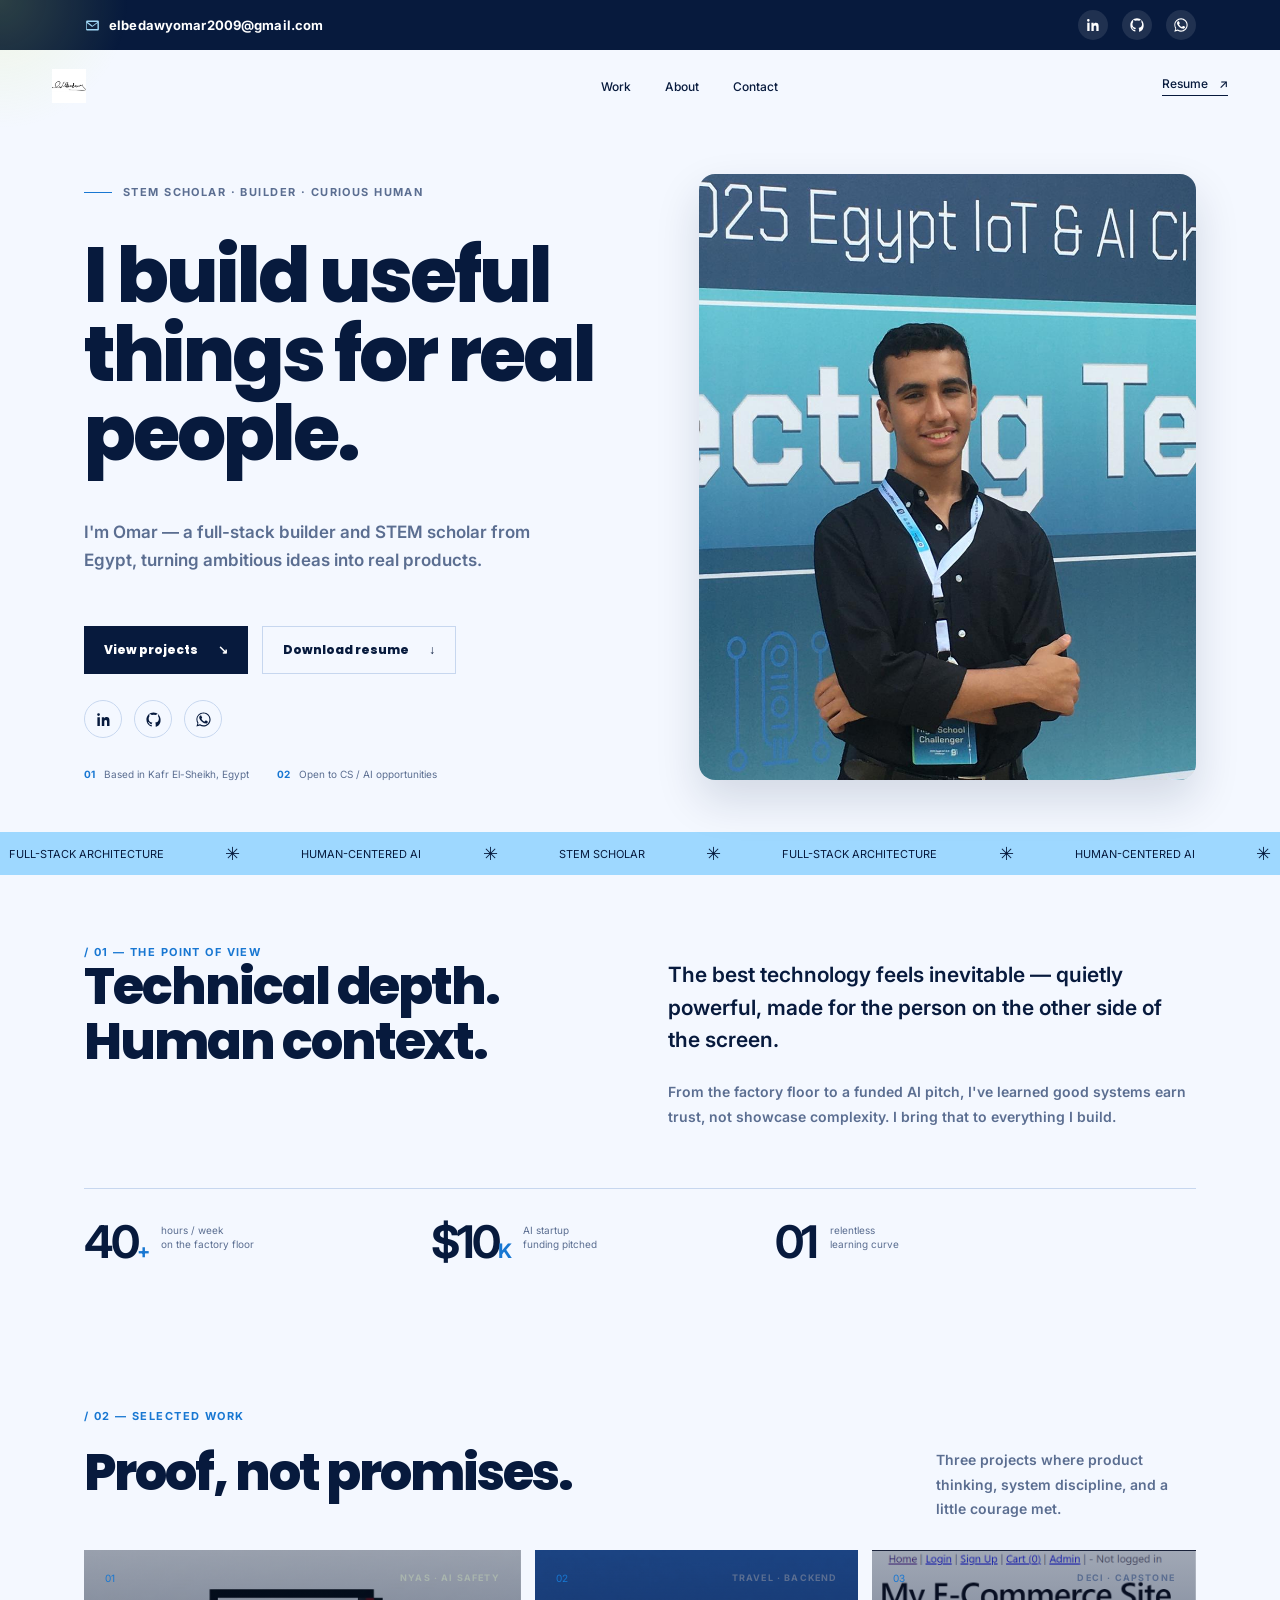
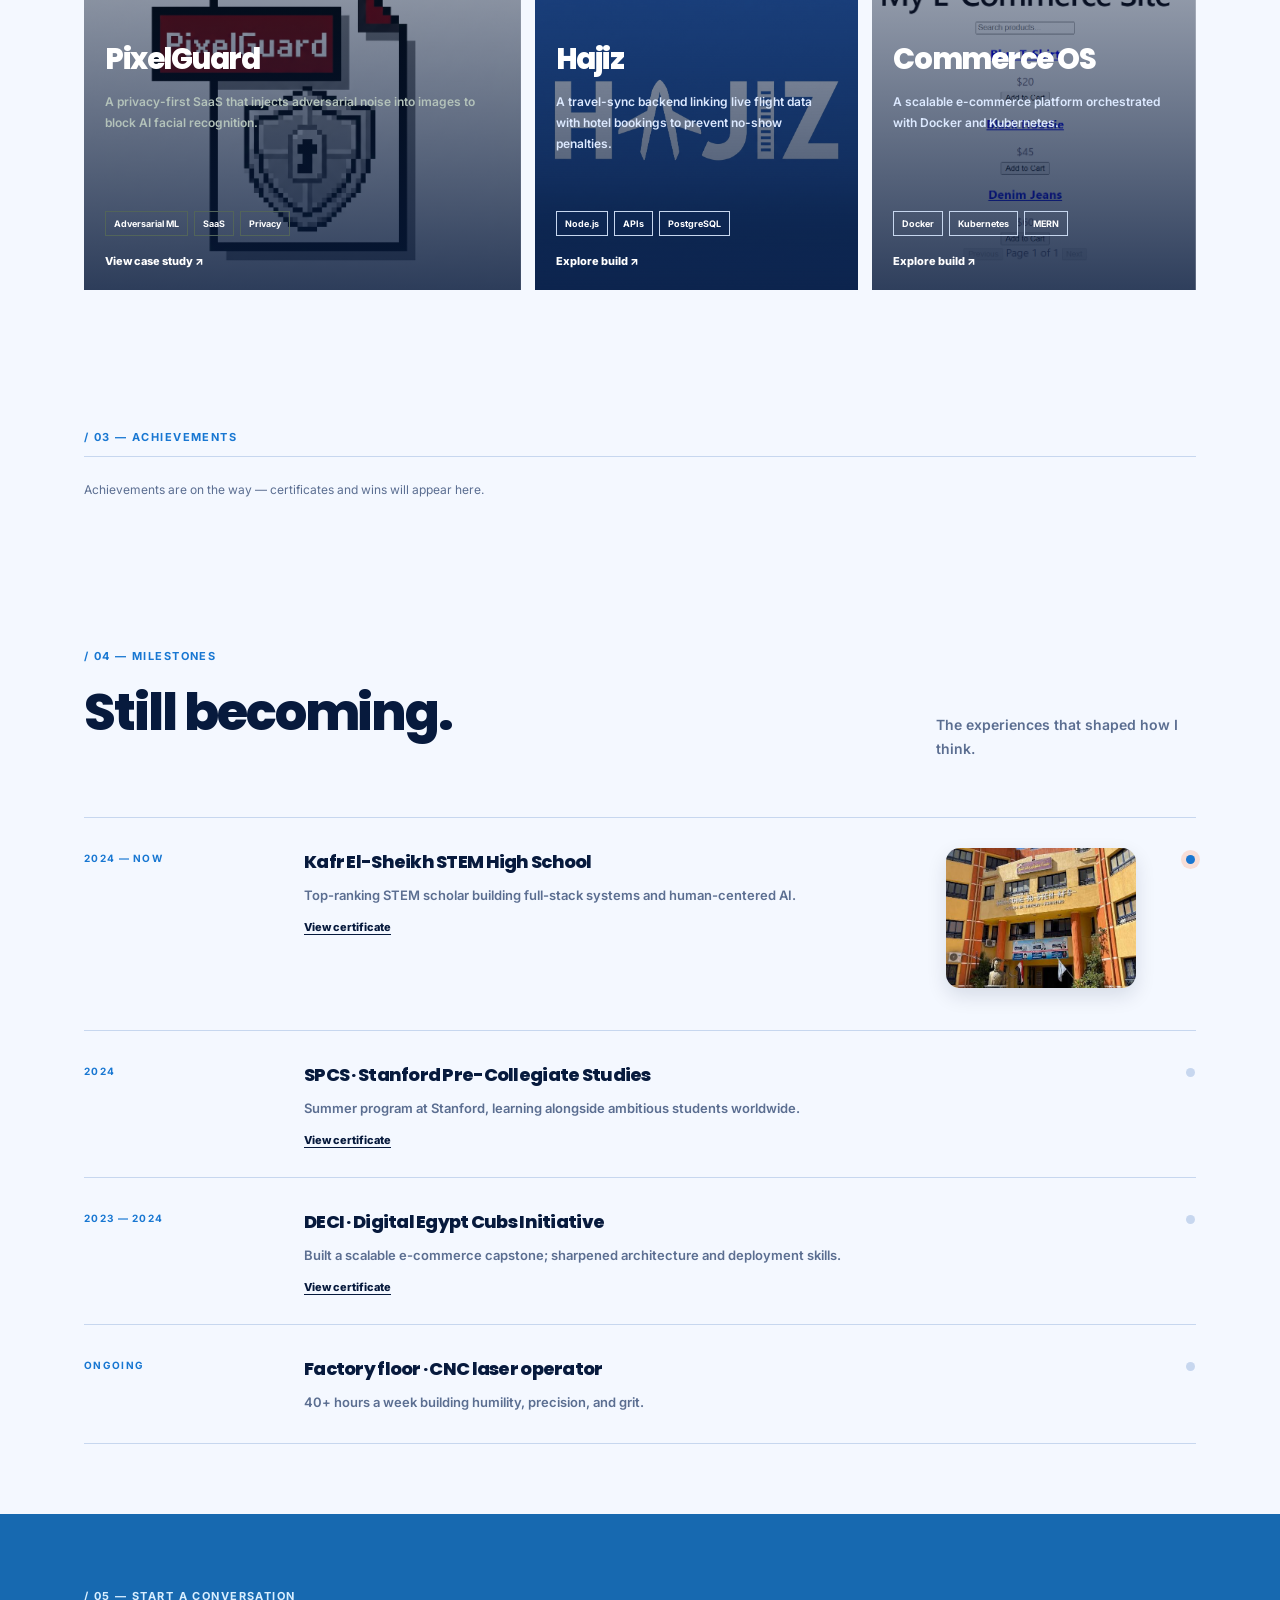
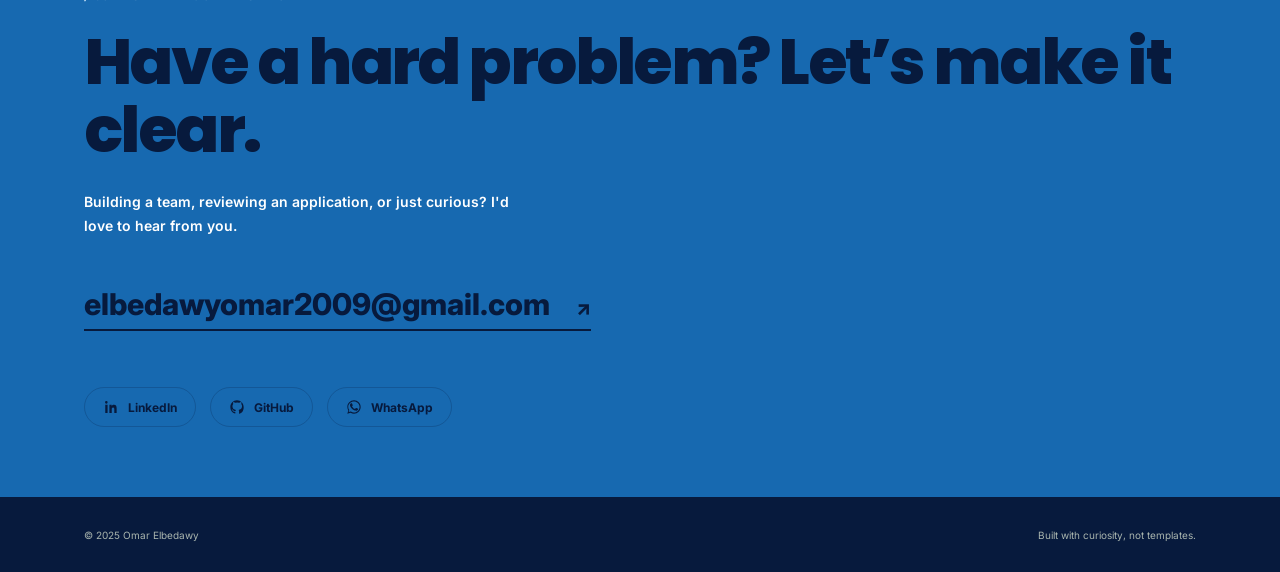
<file: index.html>
<!doctype html>
<html lang="en">
<head>
  <meta charset="utf-8">
  <meta name="viewport" content="width=device-width, initial-scale=1">
  <meta name="description" content="Omar Elbedawy — curious builder creating useful digital experiences.">
  <meta name="author" content="Omar Elbedawy">
  <title>Omar Elbedawy — Curious builder</title>
  <link rel="preconnect" href="https://fonts.googleapis.com">
  <link rel="preconnect" href="https://fonts.gstatic.com" crossorigin>
  <link href="https://fonts.googleapis.com/css2?family=Inter:wght@400;500;600;700;800&family=Poppins:wght@500;600;700;800&display=swap" rel="stylesheet">
  <link rel="icon" type="image/png" href="/favicon/favicon-96x96.png" sizes="96x96">
  <link rel="icon" type="image/svg+xml" href="/favicon/favicon.svg">
  <link rel="shortcut icon" href="/favicon/favicon.ico">
  <link rel="apple-touch-icon" sizes="180x180" href="/favicon/apple-touch-icon.png">
  <link rel="manifest" href="/favicon/site.webmanifest">
  <link rel="stylesheet" href="style.css">
</head>
<body>
  <div class="cursor-glow" aria-hidden="true"></div>

  <div class="top-bar">
    <div class="top-bar-inner section-wrap">
      <a class="top-email" href="mailto:elbedawyomar2009@gmail.com">
        <svg viewBox="0 0 24 24" aria-hidden="true"><path d="M3 6.5A1.5 1.5 0 0 1 4.5 5h15A1.5 1.5 0 0 1 21 6.5v11a1.5 1.5 0 0 1-1.5 1.5h-15A1.5 1.5 0 0 1 3 17.5v-11Zm2.1.5 6.9 5.4 6.9-5.4H5.1ZM19 8.4l-6.53 5.12a1.5 1.5 0 0 1-1.85 0L4 8.4V17h15V8.4Z"/></svg>
        <span id="top-email-text">elbedawyomar2009@gmail.com</span>
      </a>
      <div class="top-socials">
        <a href="https://www.linkedin.com/" target="_blank" rel="noreferrer" aria-label="LinkedIn" data-social="linkedin">
          <svg viewBox="0 0 24 24" aria-hidden="true"><path d="M6.94 5a1.94 1.94 0 1 1-3.88 0 1.94 1.94 0 0 1 3.88 0ZM3.4 8.75h3.47V21H3.4V8.75Zm6.2 0h3.32v1.67h.05c.46-.88 1.6-1.8 3.3-1.8 3.53 0 4.18 2.32 4.18 5.34V21h-3.47v-5.4c0-1.29-.02-2.94-1.79-2.94-1.8 0-2.08 1.4-2.08 2.85V21H9.6V8.75Z"/></svg>
        </a>
        <a href="https://github.com/" target="_blank" rel="noreferrer" aria-label="GitHub" data-social="github">
          <svg viewBox="0 0 24 24" aria-hidden="true"><path d="M12 2C6.48 2 2 6.58 2 12.2c0 4.49 2.87 8.3 6.84 9.64.5.1.68-.22.68-.49 0-.24-.01-1.03-.01-1.87-2.78.51-3.5-.7-3.72-1.34-.13-.33-.68-1.34-1.16-1.62-.4-.22-.97-.75-.01-.76.9-.02 1.54.84 1.76 1.19 1.03 1.75 2.67 1.26 3.32.96.1-.75.4-1.26.72-1.55-2.55-.29-5.23-1.29-5.23-5.73 0-1.27.44-2.3 1.16-3.12-.12-.29-.5-1.48.11-3.08 0 0 .95-.31 3.1 1.19a10.5 10.5 0 0 1 5.64 0c2.15-1.5 3.1-1.19 3.1-1.19.61 1.6.23 2.79.11 3.08.72.82 1.16 1.84 1.16 3.12 0 4.45-2.69 5.44-5.25 5.72.42.37.78 1.08.78 2.18 0 1.58-.01 2.85-.01 3.24 0 .27.18.6.69.49A10.21 10.21 0 0 0 22 12.2C22 6.58 17.52 2 12 2Z"/></svg>
        </a>
        <a href="https://wa.me/201000000000" target="_blank" rel="noreferrer" aria-label="WhatsApp" data-social="whatsapp">
          <svg viewBox="0 0 24 24" aria-hidden="true"><path d="M17.47 14.38c-.3-.15-1.76-.87-2.03-.97-.27-.1-.47-.15-.67.15-.2.3-.77.97-.94 1.17-.17.2-.35.22-.65.07-.3-.15-1.25-.46-2.38-1.47-.88-.78-1.47-1.75-1.65-2.05-.17-.3-.02-.46.13-.61.13-.13.3-.35.45-.52.15-.17.2-.3.3-.5.1-.2.05-.37-.02-.52-.07-.15-.67-1.62-.92-2.22-.24-.58-.49-.5-.67-.51-.17-.01-.37-.01-.57-.01-.2 0-.52.07-.79.37-.27.3-1.04 1.02-1.04 2.48 0 1.46 1.07 2.87 1.22 3.07.15.2 2.1 3.2 5.08 4.49.71.31 1.26.49 1.69.62.71.23 1.36.2 1.87.12.57-.09 1.76-.72 2.01-1.41.25-.7.25-1.29.17-1.41-.07-.12-.27-.2-.57-.35ZM12.02 2C6.5 2 2 6.48 2 12c0 1.9.53 3.68 1.44 5.2L2 22l4.94-1.4A9.96 9.96 0 0 0 12.02 22C17.55 22 22 17.52 22 12S17.55 2 12.02 2Zm0 18.18c-1.72 0-3.32-.5-4.68-1.35l-.34-.2-2.93.84.83-2.86-.22-.35a8.16 8.16 0 0 1-1.28-4.36c0-4.53 3.7-8.2 8.62-8.2 4.6 0 8.34 3.67 8.34 8.2 0 4.53-3.74 8.28-8.34 8.28Z"/></svg>
        </a>
      </div>
    </div>
  </div>

  <header class="site-header">
    <a class="brand" href="#top" aria-label="Omar Elbedawy home"><img id="studio-trigger" class="brand-mark" src="/favicon/web-app-manifest-512x512.png" alt="Omar Elbedawy" title=""></a>
    <nav class="desktop-nav" aria-label="Primary navigation">
      <a href="#work">Work</a><a href="#about">About</a><a href="#contact">Contact</a>
    </nav>
    <a class="header-cta" href="Omar Elbedawy_Resume_Cambria_A4.pdf" download>Resume <span>↗</span></a>
    <button class="menu-toggle" aria-label="Open navigation" aria-expanded="false">☰</button>
  </header>

  <main id="top">
    <section class="hero" id="hero-section">
      <div class="hero-grid section-wrap">
        <div class="hero-copy reveal">
          <p class="eyebrow"><i></i> STEM scholar · builder · curious human</p>
          <h1 id="hero-title">I build useful things for real people.</h1>
          <p class="hero-intro" id="hero-intro">I'm Omar — a full-stack builder and STEM scholar from Egypt, turning ambitious ideas into real products.</p>
          <div class="hero-actions"><a class="button button-primary" href="#work">View projects <span>↘</span></a><a class="button button-ghost" href="Omar Elbedawy_Resume_Cambria_A4.pdf" download>Download resume <span>↓</span></a></div>
          <div class="hero-socials">
            <a href="https://www.linkedin.com/" target="_blank" rel="noreferrer" aria-label="LinkedIn" data-social="linkedin">
              <svg viewBox="0 0 24 24" aria-hidden="true"><path d="M6.94 5a1.94 1.94 0 1 1-3.88 0 1.94 1.94 0 0 1 3.88 0ZM3.4 8.75h3.47V21H3.4V8.75Zm6.2 0h3.32v1.67h.05c.46-.88 1.6-1.8 3.3-1.8 3.53 0 4.18 2.32 4.18 5.34V21h-3.47v-5.4c0-1.29-.02-2.94-1.79-2.94-1.8 0-2.08 1.4-2.08 2.85V21H9.6V8.75Z"/></svg>
              <span>LinkedIn</span>
            </a>
            <a href="https://github.com/" target="_blank" rel="noreferrer" aria-label="GitHub" data-social="github">
              <svg viewBox="0 0 24 24" aria-hidden="true"><path d="M12 2C6.48 2 2 6.58 2 12.2c0 4.49 2.87 8.3 6.84 9.64.5.1.68-.22.68-.49 0-.24-.01-1.03-.01-1.87-2.78.51-3.5-.7-3.72-1.34-.13-.33-.68-1.34-1.16-1.62-.4-.22-.97-.75-.01-.76.9-.02 1.54.84 1.76 1.19 1.03 1.75 2.67 1.26 3.32.96.1-.75.4-1.26.72-1.55-2.55-.29-5.23-1.29-5.23-5.73 0-1.27.44-2.3 1.16-3.12-.12-.29-.5-1.48.11-3.08 0 0 .95-.31 3.1 1.19a10.5 10.5 0 0 1 5.64 0c2.15-1.5 3.1-1.19 3.1-1.19.61 1.6.23 2.79.11 3.08.72.82 1.16 1.84 1.16 3.12 0 4.45-2.69 5.44-5.25 5.72.42.37.78 1.08.78 2.18 0 1.58-.01 2.85-.01 3.24 0 .27.18.6.69.49A10.21 10.21 0 0 0 22 12.2C22 6.58 17.52 2 12 2Z"/></svg>
              <span>GitHub</span>
            </a>
            <a href="https://wa.me/201000000000" target="_blank" rel="noreferrer" aria-label="WhatsApp" data-social="whatsapp">
              <svg viewBox="0 0 24 24" aria-hidden="true"><path d="M17.47 14.38c-.3-.15-1.76-.87-2.03-.97-.27-.1-.47-.15-.67.15-.2.3-.77.97-.94 1.17-.17.2-.35.22-.65.07-.3-.15-1.25-.46-2.38-1.47-.88-.78-1.47-1.75-1.65-2.05-.17-.3-.02-.46.13-.61.13-.13.3-.35.45-.52.15-.17.2-.3.3-.5.1-.2.05-.37-.02-.52-.07-.15-.67-1.62-.92-2.22-.24-.58-.49-.5-.67-.51-.17-.01-.37-.01-.57-.01-.2 0-.52.07-.79.37-.27.3-1.04 1.02-1.04 2.48 0 1.46 1.07 2.87 1.22 3.07.15.2 2.1 3.2 5.08 4.49.71.31 1.26.49 1.69.62.71.23 1.36.2 1.87.12.57-.09 1.76-.72 2.01-1.41.25-.7.25-1.29.17-1.41-.07-.12-.27-.2-.57-.35ZM12.02 2C6.5 2 2 6.48 2 12c0 1.9.53 3.68 1.44 5.2L2 22l4.94-1.4A9.96 9.96 0 0 0 12.02 22C17.55 22 22 17.52 22 12S17.55 2 12.02 2Zm0 18.18c-1.72 0-3.32-.5-4.68-1.35l-.34-.2-2.93.84.83-2.86-.22-.35a8.16 8.16 0 0 1-1.28-4.36c0-4.53 3.7-8.2 8.62-8.2 4.6 0 8.34 3.67 8.34 8.2 0 4.53-3.74 8.28-8.34 8.28Z"/></svg>
              <span>WhatsApp</span>
            </a>
          </div>
          <div class="hero-meta"><span><b>01</b> Based in Kafr El-Sheikh, Egypt</span><span><b>02</b> Open to CS / AI opportunities</span></div>
        </div>
        <div class="hero-photo" aria-hidden="true"></div>
      </div>
    </section>

    <section class="marquee" aria-label="Specialties"><div class="marquee-track"><span>FULL-STACK ARCHITECTURE</span><b>✳</b><span>HUMAN-CENTERED AI</span><b>✳</b><span>STEM SCHOLAR</span><b>✳</b><span>FULL-STACK ARCHITECTURE</span><b>✳</b><span>HUMAN-CENTERED AI</span><b>✳</b></div></section>

    <section class="section-wrap intro-section" id="about">
      <div class="section-label">/ 01 — The point of view</div>
      <div class="intro-layout"><h2 id="about-title">Technical depth. Human context.</h2><div><p class="large-copy" id="about-lead">The best technology feels inevitable — quietly powerful, made for the person on the other side of the screen.</p><p class="muted-copy" id="about-copy">From the factory floor to a funded AI pitch, I've learned good systems earn trust, not showcase complexity. I bring that to everything I build.</p></div></div>
      <div class="stats-row"><div><strong>40<span>+</span></strong><small>hours / week<br>on the factory floor</small></div><div><strong>$10<span>K</span></strong><small>AI startup<br>funding pitched</small></div><div><strong>01</strong><small>relentless<br>learning curve</small></div></div>
    </section>

    <section class="section-wrap work-section" id="work">
      <div class="section-heading"><div><div class="section-label">/ 02 — Selected work</div><h2>Proof, not promises.</h2></div><p>Three projects where product thinking, system discipline, and a little courage met.</p></div>
      <div class="projects">
        <article class="project-card project-featured" data-project="0"><div class="project-top"><span class="project-number">01</span><span class="project-type">NYAS · AI SAFETY</span></div><h3>PixelGuard</h3><p>A privacy-first SaaS that injects adversarial noise into images to block AI facial recognition.</p><div class="project-bottom"><div class="tags"></div><a class="project-link" target="_blank" rel="noreferrer">View case study ↗</a></div></article>
        <article class="project-card" data-project="1"><div class="project-top"><span class="project-number">02</span><span class="project-type">TRAVEL · BACKEND</span></div><h3>Hajiz</h3><p>A travel-sync backend linking live flight data with hotel bookings to prevent no-show penalties.</p><div class="project-bottom"><div class="tags"></div><a class="project-link" target="_blank" rel="noreferrer">Explore build ↗</a></div></article>
        <article class="project-card" data-project="2"><div class="project-top"><span class="project-number">03</span><span class="project-type">DECI · CAPSTONE</span></div><h3>Commerce OS</h3><p>A scalable e-commerce platform orchestrated with Docker and Kubernetes.</p><div class="project-bottom"><div class="tags"></div><a class="project-link" target="_blank" rel="noreferrer">Explore build ↗</a></div></article>
      </div>
    </section>

    <section class="section-wrap additions-section" id="achievements"><div class="section-label">/ 03 — Achievements</div><div id="dynamic-content"></div></section>

    <section class="section-wrap journey-section" id="journey"><div class="section-heading"><div><div class="section-label">/ 04 — Milestones</div><h2 id="journey-title">Still becoming.</h2></div><p id="journey-intro">The experiences that shaped how I think.</p></div><div class="timeline" id="timeline"></div></section>

    <section class="contact-section" id="contact"><div class="contact-inner section-wrap"><div class="section-label">/ 05 — Start a conversation</div><h2>Have a hard problem? Let’s make it clear.</h2><p>Building a team, reviewing an application, or just curious? I'd love to hear from you.</p><a class="email-link" href="mailto:elbedawyomar2009@gmail.com">elbedawyomar2009@gmail.com <span>↗</span></a>
      <div class="socials">
        <a href="https://www.linkedin.com/" target="_blank" rel="noreferrer" aria-label="LinkedIn" data-social="linkedin">
          <svg viewBox="0 0 24 24" aria-hidden="true"><path d="M6.94 5a1.94 1.94 0 1 1-3.88 0 1.94 1.94 0 0 1 3.88 0ZM3.4 8.75h3.47V21H3.4V8.75Zm6.2 0h3.32v1.67h.05c.46-.88 1.6-1.8 3.3-1.8 3.53 0 4.18 2.32 4.18 5.34V21h-3.47v-5.4c0-1.29-.02-2.94-1.79-2.94-1.8 0-2.08 1.4-2.08 2.85V21H9.6V8.75Z"/></svg>
          <span>LinkedIn</span>
        </a>
        <a href="https://github.com/" target="_blank" rel="noreferrer" aria-label="GitHub" data-social="github">
          <svg viewBox="0 0 24 24" aria-hidden="true"><path d="M12 2C6.48 2 2 6.58 2 12.2c0 4.49 2.87 8.3 6.84 9.64.5.1.68-.22.68-.49 0-.24-.01-1.03-.01-1.87-2.78.51-3.5-.7-3.72-1.34-.13-.33-.68-1.34-1.16-1.62-.4-.22-.97-.75-.01-.76.9-.02 1.54.84 1.76 1.19 1.03 1.75 2.67 1.26 3.32.96.1-.75.4-1.26.72-1.55-2.55-.29-5.23-1.29-5.23-5.73 0-1.27.44-2.3 1.16-3.12-.12-.29-.5-1.48.11-3.08 0 0 .95-.31 3.1 1.19a10.5 10.5 0 0 1 5.64 0c2.15-1.5 3.1-1.19 3.1-1.19.61 1.6.23 2.79.11 3.08.72.82 1.16 1.84 1.16 3.12 0 4.45-2.69 5.44-5.25 5.72.42.37.78 1.08.78 2.18 0 1.58-.01 2.85-.01 3.24 0 .27.18.6.69.49A10.21 10.21 0 0 0 22 12.2C22 6.58 17.52 2 12 2Z"/></svg>
          <span>GitHub</span>
        </a>
        <a href="https://wa.me/201000000000" target="_blank" rel="noreferrer" aria-label="WhatsApp" data-social="whatsapp">
          <svg viewBox="0 0 24 24" aria-hidden="true"><path d="M17.47 14.38c-.3-.15-1.76-.87-2.03-.97-.27-.1-.47-.15-.67.15-.2.3-.77.97-.94 1.17-.17.2-.35.22-.65.07-.3-.15-1.25-.46-2.38-1.47-.88-.78-1.47-1.75-1.65-2.05-.17-.3-.02-.46.13-.61.13-.13.3-.35.45-.52.15-.17.2-.3.3-.5.1-.2.05-.37-.02-.52-.07-.15-.67-1.62-.92-2.22-.24-.58-.49-.5-.67-.51-.17-.01-.37-.01-.57-.01-.2 0-.52.07-.79.37-.27.3-1.04 1.02-1.04 2.48 0 1.46 1.07 2.87 1.22 3.07.15.2 2.1 3.2 5.08 4.49.71.31 1.26.49 1.69.62.71.23 1.36.2 1.87.12.57-.09 1.76-.72 2.01-1.41.25-.7.25-1.29.17-1.41-.07-.12-.27-.2-.57-.35ZM12.02 2C6.5 2 2 6.48 2 12c0 1.9.53 3.68 1.44 5.2L2 22l4.94-1.4A9.96 9.96 0 0 0 12.02 22C17.55 22 22 17.52 22 12S17.55 2 12.02 2Zm0 18.18c-1.72 0-3.32-.5-4.68-1.35l-.34-.2-2.93.84.83-2.86-.22-.35a8.16 8.16 0 0 1-1.28-4.36c0-4.53 3.7-8.2 8.62-8.2 4.6 0 8.34 3.67 8.34 8.2 0 4.53-3.74 8.28-8.34 8.28Z"/></svg>
          <span>WhatsApp</span>
        </a>
      </div>
    </div></section>
  </main>
  <footer><div class="section-wrap footer-inner"><span>© 2025 Omar Elbedawy</span><span>Built with curiosity, not templates.</span></div></footer>

  <div class="lightbox" id="lightbox" hidden>
    <div class="lightbox-backdrop" data-close></div>
    <div class="lightbox-panel">
      <button type="button" class="lightbox-close" data-close aria-label="Close">✕</button>
      <div class="lightbox-body" id="lightbox-body"></div>
    </div>
  </div>

  <script src="app.js"></script>
</body>
</html>
</file>
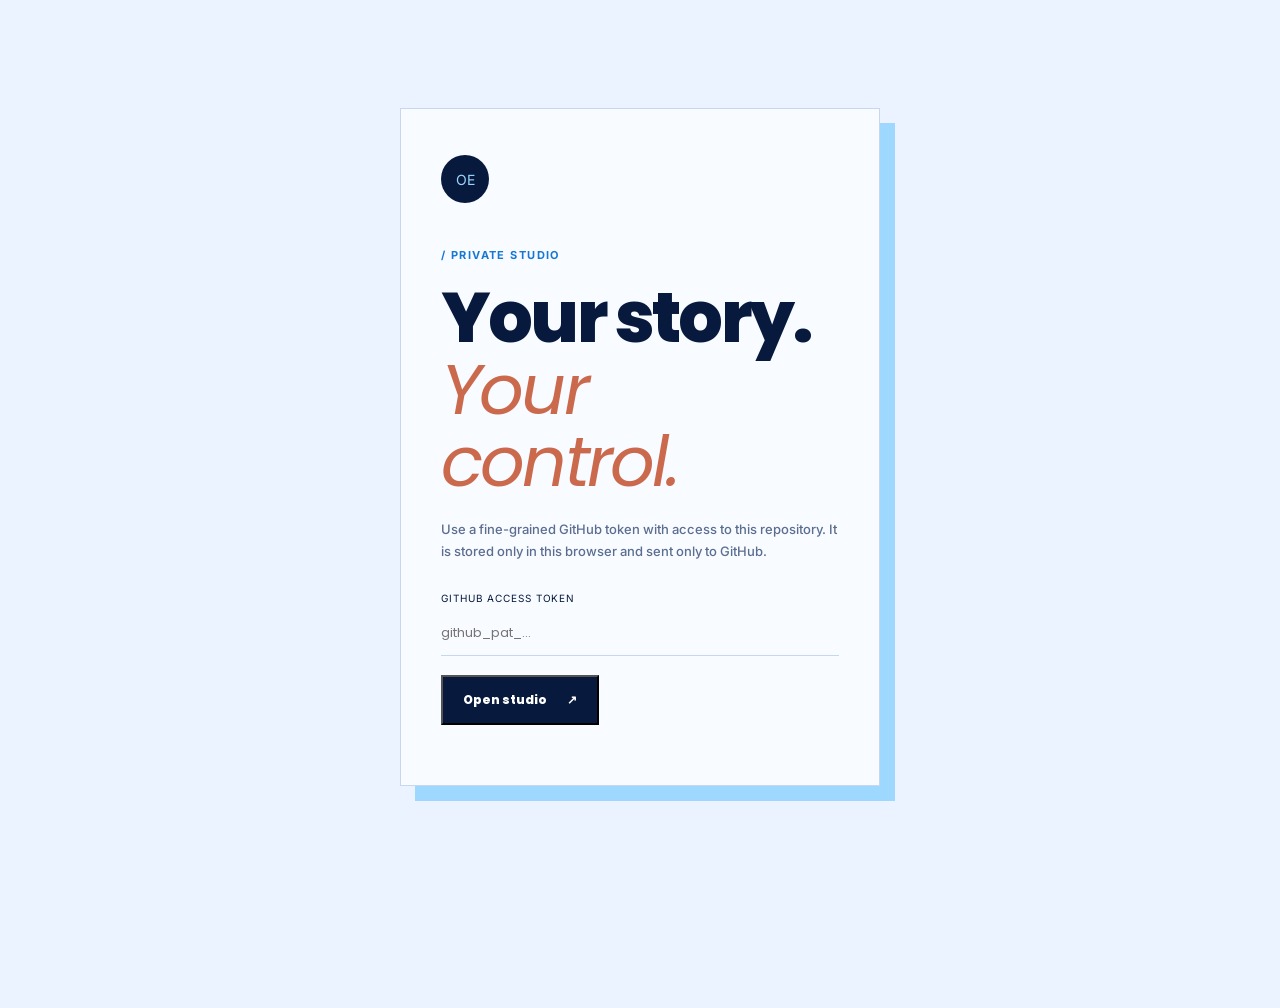
<file: admin.html>
<!doctype html>
<html lang="en">
<head><meta charset="utf-8"><meta name="viewport" content="width=device-width,initial-scale=1"><title>Omar Elbedawy — Studio</title><link rel="preconnect" href="https://fonts.googleapis.com"><link rel="preconnect" href="https://fonts.gstatic.com" crossorigin><link href="https://fonts.googleapis.com/css2?family=Inter:wght@400;500;600;700&family=Poppins:wght@500;600;700;800&display=swap" rel="stylesheet"><link rel="icon" type="image/png" href="/favicon/favicon-96x96.png" sizes="96x96"><link rel="icon" type="image/svg+xml" href="/favicon/favicon.svg"><link rel="shortcut icon" href="/favicon/favicon.ico"><link rel="apple-touch-icon" sizes="180x180" href="/favicon/apple-touch-icon.png"><link rel="manifest" href="/favicon/site.webmanifest"><link rel="stylesheet" href="style.css"><link rel="stylesheet" href="admin.css"></head>
<body class="admin-body">
  <main id="login" class="login-card"><span class="brand-mark">OE</span><div class="section-label">/ PRIVATE STUDIO</div><h1>Your story.<br><em>Your control.</em></h1><p>Use a fine-grained GitHub token with access to this repository. It is stored only in this browser and sent only to GitHub.</p><form id="login-form"><label>GitHub access token<input id="token" type="password" required autocomplete="off" placeholder="github_pat_…"></label><button class="button button-primary" type="submit">Open studio <span>↗</span></button><small id="login-status"></small></form></main>
  <div id="dashboard" hidden><header class="studio-header"><a class="brand" href="/"><span>OE</span><b>Omar Elbedawy · Studio</b></a><div><span class="save-state" id="save-state">Draft not published</span><button id="logout" class="text-button">Lock studio</button></div></header><main class="studio-main"><div class="studio-intro"><div><div class="section-label">/ CONTENT CONTROL</div><h1>Make it <em>yours.</em></h1></div><p>Edit with fields, preview instantly, then publish globally when it feels right.</p></div>
    <form id="content-form">
      <section class="editor-section"><div class="editor-heading"><span>01</span><div><h2>Hero</h2><p>The first impression.</p></div></div><div class="field-grid"><label>Headline<textarea name="hero-title" rows="2"></textarea></label><label>Introduction<textarea name="hero-intro" rows="4"></textarea></label><label class="file-picker"><input id="hero-file" type="file" accept="image/*"><span id="hero-file-label">Upload hero photo</span></label><label class="file-picker"><input id="brand-file" type="file" accept="image/*"><span id="brand-file-label">Upload navbar signature / logo</span></label></div></section>
      <section class="editor-section"><div class="editor-heading"><span>02</span><div><h2>About</h2><p>Your point of view.</p></div></div><div class="field-grid"><label>Heading<textarea name="about-title" rows="2"></textarea></label><label>Lead<textarea name="about-lead" rows="3"></textarea></label><label class="full">Body<textarea name="about-copy" rows="4"></textarea></label></div></section>
      <section class="editor-section"><div class="editor-heading"><span>03</span><div><h2>Selected work</h2><p>Edit every project card, including its public link and image.</p></div></div><div id="project-editors"></div></section>
      <section class="editor-section"><div class="editor-heading"><span>04</span><div><h2>Roadmap</h2><p>Your journey, in chapters.</p></div></div><label>Section heading<input name="journey-title"></label><label>Section introduction<textarea name="journey-intro" rows="2"></textarea></label><div id="journey-editors"></div><button type="button" id="add-journey" class="outline-button">+ Add roadmap chapter</button></section>
      <section class="editor-section"><div class="editor-heading"><span>05</span><div><h2>Visibility</h2><p>Choose what is public.</p></div></div><div class="toggle-grid"><label><input type="checkbox" data-visible="about"><span>About</span></label><label><input type="checkbox" data-visible="work"><span>Work</span></label><label><input type="checkbox" data-visible="journey"><span>Roadmap</span></label><label><input type="checkbox" data-visible="archive"><span>Achievements</span></label><label><input type="checkbox" data-visible="contact"><span>Contact</span></label></div></section>
      <section class="editor-section"><div class="editor-heading"><span>06</span><div><h2>Contact</h2><p>Where opportunities find you.</p></div></div><div class="field-grid"><label>Email<input name="contact"></label><label>LinkedIn<input name="linkedin"></label><label>GitHub<input name="github"></label><label>WhatsApp<input name="whatsapp"></label></div></section>
      <section class="editor-section"><div class="editor-heading"><span>07</span><div><h2>Milestones & photos</h2><p>Upload certificates, achievements, photos, and other files directly to the repository.</p></div></div><div class="upload-row"><label>Title<input id="file-title" placeholder="Stanford program certificate"></label><label>Short note<input id="file-description" placeholder="A summer that widened my view"></label><label class="file-picker"><input id="file" type="file"><span id="file-label">Choose image, PDF, video, or any file</span></label><button type="button" id="add-file" class="outline-button">Upload milestone</button></div><div id="archive-editors"></div></section>
      <div class="bottom-actions"><button class="button button-primary" type="submit">Publish changes globally <span>↗</span></button><a class="outline-button" href="/" target="_blank">Preview public site ↗</a></div>
    </form></main></div><script src="admin.js"></script>
</body></html>
</file>
<file: style.css>
:root{--ink:#071a3d;--muted:#5b6e91;--paper:#f4f8ff;--cream:#e7f0ff;--line:#c7d7ef;--lime:#9ed8ff;--orange:#1877d2;--serif:Georgia,serif;--mono:"DM Mono",monospace}*{box-sizing:border-box}html{scroll-behavior:smooth}body{margin:0;background:var(--paper);color:var(--ink);font-family:Poppins,Arial,sans-serif;overflow-x:hidden}.cursor-glow{width:280px;height:280px;position:fixed;pointer-events:none;background:radial-gradient(circle,rgba(217,241,109,.18),transparent 65%);transform:translate(-50%,-50%);z-index:0}.site-header{height:84px;display:flex;align-items:center;justify-content:space-between;max-width:1240px;margin:auto;padding:0 32px;position:relative;z-index:5}.brand{display:flex;align-items:center;gap:12px;text-decoration:none;color:var(--ink);font-size:14px;font-weight:600}.brand span{background:var(--ink);color:var(--lime);width:33px;height:33px;display:grid;place-items:center;font:500 11px var(--mono);border-radius:50%}.desktop-nav{display:flex;gap:34px;margin-left:130px}.desktop-nav a,.header-cta,.socials a,footer a{color:var(--ink);font-size:12px;text-decoration:none}.desktop-nav a:hover,.socials a:hover,footer a:hover{color:#c45d40}.header-cta{border-bottom:1px solid var(--ink);padding-bottom:4px}.header-cta span{margin-left:8px}.menu-toggle{display:none;border:0;background:none;font-size:20px}.section-wrap{max-width:1176px;margin:0 auto;padding-left:32px;padding-right:32px}.hero{min-height:670px;display:grid;grid-template-columns:1fr 1fr;align-items:center;gap:50px;padding-top:75px;padding-bottom:90px;position:relative}.eyebrow,.section-label,.project-type,.timeline-date{font:11px var(--mono);letter-spacing:.13em;text-transform:uppercase}.eyebrow{display:flex;align-items:center;gap:11px}.eyebrow i{display:block;width:28px;height:1px;background:var(--orange)}h1{font-size:clamp(48px,6vw,83px);line-height:1.03;letter-spacing:-.065em;margin:26px 0 28px;font-weight:700}h1 em,h2 em{font-family:var(--serif);font-weight:400;color:#cb694d}.hero-intro{max-width:490px;font-size:16px;line-height:1.8;color:var(--muted)}.hero-actions{display:flex;gap:14px;margin-top:35px}.button{padding:14px 20px;text-decoration:none;font-size:12px;font-weight:600;display:inline-flex;align-items:center;gap:20px;transition:.25s}.button-primary{background:var(--ink);color:white}.button-primary:hover{background:var(--orange);transform:translateY(-3px)}.button-ghost{color:var(--ink);border:1px solid var(--line)}.button-ghost:hover{border-color:var(--ink);transform:translateY(-3px)}.hero-meta{display:flex;gap:28px;margin-top:55px;color:var(--muted);font:10px var(--mono)}.hero-meta b{color:var(--orange);margin-right:6px}.hero-art{height:475px;position:relative;display:grid;place-items:center}.art-grid{position:absolute;width:100%;height:100%;background-image:linear-gradient(var(--line) 1px,transparent 1px),linear-gradient(90deg,var(--line) 1px,transparent 1px);background-size:50px 50px;mask-image:linear-gradient(to bottom,transparent,black 20%,black 75%,transparent)}.portrait-card{width:280px;height:365px;background:linear-gradient(135deg,#e9f078,#b4d4ad);position:relative;overflow:hidden;display:flex;align-items:center;justify-content:center;box-shadow:20px 20px 0 #dae3d5;transform:rotate(4deg)}.portrait-card:after{content:"";width:220px;height:330px;border:1px solid rgba(23,35,31,.3);border-radius:50% 48% 45% 53%;position:absolute;transform:rotate(-15deg);background:radial-gradient(ellipse at 55% 32%,#e87150 0 11%,transparent 12%),radial-gradient(ellipse at 47% 55%,#486c54 0 25%,transparent 26%),linear-gradient(145deg,transparent 30%,rgba(255,255,255,.3) 31% 35%,transparent 36%)}.portrait-mark{font-size:210px;line-height:1;font-weight:800;color:rgba(23,35,31,.8);position:absolute;left:23px;bottom:10px;z-index:1}.portrait-caption{position:absolute;right:20px;top:25px;font:10px/1.4 var(--mono);z-index:2}.portrait-index{position:absolute;bottom:17px;right:20px;font:9px var(--mono);z-index:2}.orbit{position:absolute;border:1px solid var(--orange);border-radius:50%;width:440px;height:150px;transform:rotate(-28deg)}.orbit-two{width:360px;height:120px;transform:rotate(60deg);border-color:var(--ink);opacity:.35}.floating-note{position:absolute;background:var(--ink);color:white;padding:12px 15px;font:10px/1.5 var(--mono);box-shadow:7px 7px 0 var(--lime)}.floating-note small{color:var(--lime)}.note-top{top:70px;left:0}.note-bottom{bottom:65px;right:0;transform:rotate(-5deg)}.marquee{background:var(--lime);padding:16px 0;overflow:hidden;white-space:nowrap}.marquee-track{display:flex;align-items:center;justify-content:space-around;gap:44px;min-width:max-content;animation:marquee 25s linear infinite;font:11px var(--mono)}.marquee b{font-size:18px;font-weight:400}@keyframes marquee{to{transform:translateX(-25%)}}.section-label{color:var(--orange)}h2{font-size:clamp(36px,4vw,60px);line-height:1.07;letter-spacing:-.055em;margin:22px 0;font-weight:600}.intro-section{padding-top:140px;padding-bottom:120px}.intro-layout{display:grid;grid-template-columns:1fr 1fr;gap:100px}.intro-layout h2{margin-top:0}.large-copy{font-size:21px;line-height:1.55;margin:0 0 23px}.muted-copy,.section-heading>p{color:var(--muted);line-height:1.75;font-size:14px}.stats-row{display:flex;border-top:1px solid var(--line);margin-top:86px;padding-top:25px;gap:16%;}.stats-row>div{display:flex;gap:14px;align-items:flex-start}.stats-row strong{font-size:45px;letter-spacing:-.07em}.stats-row strong span{font-size:20px;color:var(--orange)}.stats-row small{font:10px/1.4 var(--mono);color:var(--muted);margin-top:9px}.work-section{padding-top:100px;padding-bottom:140px}.section-heading{display:flex;justify-content:space-between;align-items:end;margin-bottom:48px}.section-heading>p{max-width:260px;margin:0}.projects{display:grid;grid-template-columns:1.35fr 1fr 1fr;gap:14px}.project-card{background:var(--cream);min-height:370px;padding:27px 25px;display:flex;flex-direction:column;transition:transform .3s,background .3s}.project-card:hover{transform:translateY(-8px);background:#e3ebd8}.project-featured{background:var(--ink);color:white}.project-featured:hover{background:#283b32}.project-top{display:flex;justify-content:space-between;align-items:center;font:10px var(--mono)}.project-number{color:var(--orange)}.project-type{color:var(--muted);font-size:9px}.project-featured .project-type{color:#a9b5ae}.project-card h3{font-size:30px;letter-spacing:-.05em;margin:90px 0 13px}.project-card h3 span:last-child{font-size:20px;float:right;color:var(--orange)}.project-card h3 .arabic{font-size:22px;font-weight:400;font-family:serif;margin-left:8px}.project-card p{font-size:12px;color:var(--muted);line-height:1.75;margin:0}.project-featured p{color:#b3c2ba}.project-bottom{margin-top:auto;padding-top:27px}.tags{display:flex;gap:6px;flex-wrap:wrap}.tags span{font:9px var(--mono);border:1px solid var(--line);padding:6px 8px}.project-featured .tags span{border-color:#52645a}.project-arrow{display:block;margin-top:20px;font:10px var(--mono)}.stack-section{padding-bottom:150px}.stack-layout{display:grid;grid-template-columns:1fr 1fr;gap:100px;margin-top:40px}.stack-layout h2{margin-top:0}.stack-group{border-top:1px solid var(--line);padding-top:20px;margin-bottom:42px}.stack-group h3{font-size:14px;font-weight:500;margin:0 0 20px;display:flex;justify-content:space-between}.stack-group h3 span{font:10px var(--mono);color:var(--orange)}.skill-list{display:flex;flex-wrap:wrap;gap:8px}.skill-list span{font-size:12px;padding:10px 13px;border:1px solid var(--line);transition:.2s}.skill-list span:hover{background:var(--lime);border-color:var(--lime);transform:rotate(-2deg)}.journey-section{padding-bottom:150px}.timeline{margin-top:55px;border-top:1px solid var(--line)}.timeline-item{display:grid;grid-template-columns:170px 1fr 10px;gap:50px;padding:30px 0;border-bottom:1px solid var(--line);position:relative}.timeline-date{padding-top:4px;color:var(--orange);font-size:10px}.timeline-item h3{font-size:18px;margin:0 0 9px}.timeline-item p{color:var(--muted);font-size:13px;line-height:1.7;margin:0;max-width:650px}.timeline-dot{width:9px;height:9px;border-radius:50%;background:var(--line);margin-top:7px}.current .timeline-dot{background:var(--orange);box-shadow:0 0 0 5px #f7ded7}.additions-section{padding-bottom:120px}.dynamic-empty{border-top:1px solid var(--line);padding-top:25px;color:var(--muted);font:12px var(--mono)}.dynamic-grid{display:grid;grid-template-columns:repeat(3,1fr);gap:14px;margin-top:25px}.dynamic-card{border:1px solid var(--line);padding:22px;background:#fff}.dynamic-card img{width:100%;height:170px;object-fit:cover;margin:-22px -22px 18px;width:calc(100% + 44px)}.dynamic-card h3{font-size:16px;margin:0 0 8px}.dynamic-card p{font-size:12px;color:var(--muted);line-height:1.6}.contact-section{background:var(--orange);color:#fff}.contact-inner{padding-top:110px;padding-bottom:100px}.contact-inner .section-label{color:#ffe0d5}.contact-inner h2{font-size:clamp(48px,6vw,85px);margin:25px 0;color:var(--ink)}.contact-inner h2 em{color:#fff}.contact-inner>p{max-width:430px;line-height:1.7;font-size:14px}.email-link{display:inline-block;color:var(--ink);font-size:clamp(18px,2.4vw,30px);font-weight:600;text-decoration:none;border-bottom:2px solid var(--ink);padding-bottom:7px;margin-top:35px}.email-link span{font-size:20px;margin-left:20px}.socials{display:flex;gap:30px;margin-top:80px}.socials a{font:11px var(--mono);color:var(--ink)}footer{background:var(--ink);color:#a9b5ae}.footer-inner{height:75px;display:flex;align-items:center;justify-content:space-between;font:10px var(--mono)}footer a{color:var(--lime);font:10px var(--mono)}.reveal{animation:rise .8s ease both}.reveal-delay{animation-delay:.2s}@keyframes rise{from{opacity:0;transform:translateY(24px)}to{opacity:1;transform:none}}@media(max-width:800px){.desktop-nav,.header-cta{display:none}.menu-toggle{display:block}.site-header{height:70px;padding:0 20px}.section-wrap{padding-left:20px;padding-right:20px}.hero{display:block;padding-top:55px;min-height:auto}.hero-art{height:420px;margin-top:40px}.hero-meta{gap:15px;flex-direction:column;margin-top:35px}.intro-section,.work-section,.stack-section,.journey-section{padding-top:85px;padding-bottom:90px}.intro-layout,.stack-layout{grid-template-columns:1fr;gap:30px}.stats-row{gap:20px;margin-top:50px;justify-content:space-between}.stats-row>div{display:block}.stats-row strong{font-size:35px;display:block}.stats-row small{display:block}.section-heading{display:block}.section-heading>p{margin-top:20px}.projects{grid-template-columns:1fr}.project-card{min-height:330px}.project-card h3{margin-top:70px}.timeline-item{grid-template-columns:90px 1fr 8px;gap:15px}.timeline-item h3{font-size:15px}.dynamic-grid{grid-template-columns:1fr}.contact-inner{padding-top:80px;padding-bottom:70px}.socials{margin-top:55px;gap:17px}.footer-inner{height:auto;padding-top:25px;padding-bottom:25px;gap:15px;flex-wrap:wrap}.floating-note{font-size:9px}.note-top{left:-5px}.portrait-card{width:245px;height:330px}}
:root{--ink:#071a3d;--muted:#5b6e91;--paper:#f4f8ff;--cream:#e7f0ff;--line:#c7d7ef;--lime:#9ed8ff;--orange:#1877d2;--serif:Georgia,serif;--mono:"DM Mono",monospace}
.hero{isolation:isolate}.hero:before{content:"";position:absolute;inset:0 0 0 50%;z-index:-1;background:linear-gradient(90deg,var(--paper) 0%,rgba(244,248,255,.82) 28%,rgba(244,248,255,.18)),var(--hero-image);background-position:center;background-size:cover;opacity:.45;pointer-events:none}
.portrait-card{background:linear-gradient(135deg,#bde8ff,#4e8ed8);box-shadow:20px 20px 0 #c8dcf5}.floating-note{box-shadow:7px 7px 0 var(--lime)}.marquee{background:var(--lime)}.contact-section{background:#1769b0}.contact-inner .section-label{color:#d9efff}
:root{--mono:"Inter",Arial,sans-serif;--serif:"Poppins",Arial,sans-serif}
body{font-family:"Inter",Arial,sans-serif}.brand,h1,h2,h3,.button{font-family:"Poppins",Arial,sans-serif}.site-header{height:72px}.hero{min-height:540px;padding-top:36px;padding-bottom:52px;grid-template-columns:1.08fr .92fr}.hero-copy{max-width:570px}.hero-intro{font-size:15px;line-height:1.65}.hero-meta{margin-top:30px}.hero-art{height:390px}.portrait-card{width:250px;height:320px}.portrait-card img{position:absolute;inset:0;width:100%;height:100%;object-fit:cover;z-index:2;opacity:.92;mix-blend-mode:multiply}.portrait-card img[hidden]{display:none}.portrait-card:after{z-index:3}.portrait-mark,.portrait-caption,.portrait-index{z-index:4}.floating-note{font-family:"Inter",Arial,sans-serif}.marquee{padding:11px 0}.intro-section,.work-section,.stack-section,.journey-section,.additions-section{padding-top:70px;padding-bottom:70px}.intro-layout{gap:55px}.stats-row{margin-top:45px}.work-section{padding-top:70px}.section-heading{margin-bottom:28px}.project-card{min-height:285px;padding:22px 21px}.project-card h3{margin:54px 0 10px;font-size:25px}.project-link{display:block;margin-top:18px;color:inherit;font:600 11px "Inter",Arial,sans-serif;text-decoration:none}.project-link:hover{color:var(--orange)}.project-card.has-project-image{background-image:linear-gradient(180deg,rgba(7,26,61,.9),rgba(7,26,61,.96)),var(--project-image);background-size:cover;background-position:center}.project-card.has-project-image:not(.project-featured){color:white}.project-card.has-project-image:not(.project-featured) p{color:#dce9ff}.stack-section{padding-bottom:75px}.stack-layout{gap:55px;margin-top:25px}.stack-group{margin-bottom:25px}.skill-list{gap:6px}.skill-list span{padding:8px 10px}.contact-inner{padding-top:75px;padding-bottom:70px}.contact-inner h2{font-size:clamp(40px,5vw,68px)}.socials{margin-top:45px}.reveal{animation:rise .65s ease both}.portrait-card{animation:float 5s ease-in-out infinite}@keyframes float{50%{transform:rotate(4deg) translateY(-9px)}}@media(max-width:800px){.hero{padding-top:35px;padding-bottom:45px}.hero-art{height:350px;margin-top:22px}.intro-section,.work-section,.stack-section,.additions-section{padding-top:55px;padding-bottom:55px}.project-card{min-height:280px}.project-card h3{margin-top:45px}}
.portrait-card img{opacity:1;mix-blend-mode:normal}.portrait-card.has-photo:after,.portrait-card.has-photo .portrait-mark,.portrait-card.has-photo .portrait-caption{display:none}.project-card.has-project-image{background-image:linear-gradient(180deg,rgba(7,26,61,.38),rgba(7,26,61,.84)),var(--project-image)}
.timeline-image{width:110px;height:78px;object-fit:cover;border-radius:10px;float:right;margin:0 0 12px 18px;box-shadow:0 8px 20px rgba(7,26,61,.12)}.timeline-item:has(.timeline-image){min-height:120px}

/* ===== Top contact bar (always at the very top) ===== */
.top-bar{background:var(--ink);color:#fff;font-family:"Inter",Arial,sans-serif}
.top-bar-inner{display:flex;align-items:center;justify-content:space-between;gap:18px;padding:10px 32px;flex-wrap:wrap}
.top-email{display:flex;align-items:center;gap:8px;color:#fff;text-decoration:none;font-size:13px;font-weight:700;letter-spacing:.01em}
.top-email svg{width:17px;height:17px;fill:var(--lime);flex:none}
.top-email:hover{color:var(--lime)}
.top-socials{display:flex;align-items:center;gap:14px}
.top-socials a{display:flex;align-items:center;justify-content:center;width:30px;height:30px;border-radius:50%;background:rgba(255,255,255,.1);transition:.2s}
.top-socials a svg{width:16px;height:16px;fill:#fff}
.top-socials a:hover{background:var(--lime)}
.top-socials a:hover svg{fill:var(--ink)}
@media(max-width:640px){.top-bar-inner{padding:9px 20px;gap:10px}.top-email span{display:none}.top-email svg{width:19px;height:19px}}

/* ===== Hero: big, clear background photo only — no floating card ===== */
.hero{min-height:640px;display:flex;align-items:center;position:relative;isolation:isolate;padding:0}
.hero:before{content:"";position:absolute;inset:0;z-index:-1;background-image:linear-gradient(100deg,rgba(7,26,61,.92) 0%,rgba(7,26,61,.72) 38%,rgba(7,26,61,.42) 100%),var(--hero-image);background-position:center;background-size:cover;opacity:1}
.hero-copy{max-width:640px;padding-top:90px;padding-bottom:90px}
.hero .eyebrow{color:#dfe9ff}
.hero .eyebrow i{background:var(--lime)}
.hero h1{color:#fff;font-weight:800}
.hero-intro{color:#e4ebff;font-weight:500;font-size:17px}
.hero-meta{color:#c6d3f2}
.hero-meta b{color:var(--lime)}
@media(max-width:800px){.hero{min-height:520px}.hero-copy{padding-top:60px;padding-bottom:60px}}

/* ===== Bold + clear pass: heavier weights everywhere ===== */
body{font-weight:500}
h1,h2,h3{font-weight:800;letter-spacing:-.04em}
.hero-intro,.large-copy,.muted-copy,.section-heading>p,.project-card p,.timeline-item p,.dynamic-card p,.contact-inner>p{font-weight:600}
.eyebrow,.section-label,.project-type,.timeline-date,.skill-list span,.tags span{font-weight:700}
.button{font-weight:800}
.email-link{font-weight:800}

/* ===== Bigger photos ===== */
.project-card{min-height:340px}
.project-card h3{font-size:29px}
.timeline-image{width:190px;height:140px;border-radius:14px}
.timeline-item{grid-template-columns:170px 1fr 10px}
.dynamic-card img{height:230px}
@media(max-width:800px){.timeline-image{width:130px;height:96px}}

/* ===== Certificate / photo buttons (replace old external-link anchors) ===== */
.project-link{background:none;border:none;padding:0;cursor:pointer;font:800 11px "Inter",Arial,sans-serif;color:inherit;text-align:left}
.timeline-item .project-link{margin-top:14px;text-decoration:underline;text-underline-offset:3px}
.timeline-item .project-link:hover{color:var(--orange)}
.project-arrow{background:none;border:none;padding:0;cursor:pointer;display:block;margin-top:20px;font:800 10px "Inter",Arial,sans-serif;color:inherit;text-decoration:underline;text-underline-offset:3px}

/* ===== Inline lightbox: photos & certificates open ON the page ===== */
.lightbox{position:fixed;inset:0;z-index:100;display:flex;align-items:center;justify-content:center;padding:26px}
.lightbox[hidden]{display:none}
.lightbox-backdrop{position:absolute;inset:0;background:rgba(7,26,61,.86)}
.lightbox-panel{position:relative;z-index:1;background:#fff;max-width:min(920px,94vw);max-height:90vh;width:100%;padding:22px;overflow:auto;border-radius:14px;box-shadow:0 30px 80px rgba(7,26,61,.35)}
.lightbox-close{position:absolute;top:14px;right:14px;width:38px;height:38px;border-radius:50%;border:1px solid var(--line);background:#fff;font-size:16px;font-weight:800;cursor:pointer;z-index:2}
.lightbox-close:hover{background:var(--ink);color:#fff;border-color:var(--ink)}
.lightbox-title{margin:0 44px 16px 0;font-size:20px;font-weight:800}
.lightbox-body img{width:100%;height:auto;max-height:78vh;object-fit:contain;border-radius:8px;display:block}
.lightbox-body iframe{width:100%;height:78vh;border:0;border-radius:8px}
.lightbox-body video{width:100%;max-height:78vh;border-radius:8px;display:block}
.lightbox-fallback{padding:30px 0;text-align:center}
.lightbox-fallback p{font-weight:600;margin-bottom:18px}
@media(max-width:640px){.lightbox{padding:0}.lightbox-panel{max-height:100vh;height:100%;border-radius:0}.lightbox-body iframe,.lightbox-body video{height:65vh}}

/* ===== Brand mark: personal signature instead of "OE" ===== */
.brand-mark{height:34px;width:auto;display:block;mix-blend-mode:multiply}
@media(max-width:640px){.brand-mark{height:28px}}

/* ===== Hero v2: photo confined to the right half, left side stays plain (no color bleed) ===== */
.hero{min-height:auto;display:block;position:relative;isolation:isolate;padding:0}
.hero:before{content:none}
.hero-grid{display:grid;grid-template-columns:1.15fr 1fr;gap:44px;align-items:stretch;padding-top:52px;padding-bottom:52px}
.hero-copy{max-width:none;padding:0;display:flex;flex-direction:column;justify-content:center}
.hero .eyebrow{color:var(--muted)}
.hero .eyebrow i{background:var(--orange)}
.hero h1{color:var(--ink)}
.hero-intro{color:var(--muted);font-weight:600}
.hero-meta{color:var(--muted)}
.hero-meta b{color:var(--orange)}
.hero-photo{background-image:var(--hero-image);background-size:cover;background-position:center;border-radius:16px;min-height:300px;box-shadow:0 20px 45px rgba(7,26,61,.14)}
@media(max-width:900px){.hero-grid{grid-template-columns:1fr;gap:22px;padding-top:36px;padding-bottom:32px}.hero-photo{min-height:220px}}

/* ===== Hero social row, right under the buttons ===== */
.hero-socials{display:flex;align-items:center;gap:12px;margin-top:26px}
.hero-socials a{display:flex;align-items:center;justify-content:center;width:38px;height:38px;border-radius:50%;border:1px solid var(--line);transition:.2s}
.hero-socials a svg{width:17px;height:17px;fill:var(--ink)}
.hero-socials a span{display:none}
.hero-socials a:hover{background:var(--ink);border-color:var(--ink)}
.hero-socials a:hover svg{fill:#fff}

/* ===== Bottom contact socials: fixed alignment (icon + label, evenly spaced) ===== */
.socials{display:flex;flex-wrap:wrap;align-items:center;gap:14px;margin-top:56px}
.socials a{display:flex;align-items:center;gap:9px;font:700 12px "Inter",Arial,sans-serif;color:var(--ink);padding:11px 18px;border:1px solid rgba(7,26,61,.22);border-radius:999px;transition:.2s;text-decoration:none}
.socials a svg{width:16px;height:16px;fill:currentColor;flex:none}
.socials a:hover{background:var(--ink);color:#fff;border-color:var(--ink)}
</file>
<file: admin.css>
.admin-body{background:#e9eee6;min-height:100vh}.login-card{max-width:480px;margin:12vh auto;padding:46px 40px;background:var(--paper);border:1px solid var(--line);box-shadow:15px 15px 0 var(--lime)}.brand-mark{display:grid;place-items:center;width:48px;height:48px;background:var(--ink);color:var(--lime);border-radius:50%;font:14px var(--mono);margin-bottom:45px}.login-card h1{font-size:clamp(42px,7vw,70px);margin:20px 0}.login-card p{color:var(--muted);font-size:13px;line-height:1.7}.login-card form{margin-top:30px}.login-card label,.editor-section label{display:block;font:10px var(--mono);letter-spacing:.09em;text-transform:uppercase;margin-bottom:19px}.login-card input,.editor-section input,.editor-section textarea{font:13px Poppins,sans-serif;color:var(--ink);display:block;width:100%;padding:12px 0;border:0;border-bottom:1px solid var(--line);background:transparent;outline:none;margin-top:7px}.editor-section textarea{resize:vertical}.login-card input:focus,.editor-section input:focus,.editor-section textarea:focus{border-color:var(--orange)}.login-card small{display:block;color:var(--orange);font:10px var(--mono);margin-top:14px}.studio-header{height:75px;padding:0 5vw;display:flex;align-items:center;justify-content:space-between;border-bottom:1px solid var(--line);background:var(--paper)}.studio-header>div{display:flex;align-items:center;gap:25px}.save-state{font:10px var(--mono);color:var(--muted)}.text-button{background:none;border:0;color:var(--orange);font:10px var(--mono);cursor:pointer}.studio-main{max-width:1000px;margin:0 auto;padding:65px 32px 100px}.studio-intro{display:flex;justify-content:space-between;align-items:end;border-bottom:1px solid var(--line);padding-bottom:40px;margin-bottom:15px}.studio-intro h1{font-size:clamp(52px,7vw,84px);margin:20px 0 0}.studio-intro p{max-width:260px;color:var(--muted);font-size:13px;line-height:1.7}.editor-section{background:var(--paper);border:1px solid var(--line);padding:32px;margin-top:15px}.editor-heading{display:flex;gap:24px;align-items:flex-start;margin-bottom:32px}.editor-heading>span{font:11px var(--mono);color:var(--orange);padding-top:6px}.editor-heading h2{font-size:24px;margin:0 0 5px;letter-spacing:-.04em}.editor-heading p{font-size:12px;color:var(--muted);margin:0}.field-grid{display:grid;grid-template-columns:1fr 1fr;gap:0 35px}.field-grid .full{grid-column:1/-1}.editor-section label small{font:9px var(--mono);color:var(--muted);display:block;margin-top:8px}.editor-card{border-left:3px solid var(--lime);background:#edf1e9;padding:22px;margin:12px 0}.editor-card-header{display:flex;justify-content:space-between;align-items:center;margin-bottom:10px}.editor-card-header strong{font-size:15px}.remove-button{background:none;border:0;color:var(--orange);font:10px var(--mono);cursor:pointer}.toggle-grid{display:grid;grid-template-columns:repeat(3,1fr);gap:10px}.toggle-grid label{margin:0;text-transform:none;letter-spacing:0;font:12px Poppins}.toggle-grid label span{display:block;border:1px solid var(--line);padding:14px;cursor:pointer}.toggle-grid input{display:none}.toggle-grid input:checked+span{background:var(--lime);border-color:var(--lime)}.outline-button{display:inline-block;border:1px solid var(--ink);background:transparent;color:var(--ink);padding:12px 16px;font:11px var(--mono);text-decoration:none;cursor:pointer}.outline-button:hover{background:var(--lime);border-color:var(--lime)}.upload-row{display:grid;grid-template-columns:1fr 1fr;gap:0 25px}.file-picker{grid-column:1/-1;border:1px dashed var(--line);padding:24px;text-align:center;cursor:pointer}.file-picker input{display:none}.file-picker span{font:11px var(--mono);color:var(--muted)}.upload-row .outline-button{justify-self:start}.archive-row{display:flex;justify-content:space-between;align-items:center;border-bottom:1px solid var(--line);padding:14px 0;font-size:12px}.archive-row small{display:block;color:var(--muted);font:10px var(--mono);margin-top:4px}.bottom-actions{display:flex;gap:12px;align-items:center;margin-top:25px}.bottom-actions .button{border:0;cursor:pointer}.status-good{color:#46755a!important}.status-bad{color:var(--orange)!important}@media(max-width:700px){.login-card{margin:7vh 20px;padding:30px 25px}.studio-header{padding:0 20px}.studio-header b{display:none}.studio-main{padding:45px 20px}.studio-intro{display:block}.studio-intro p{margin-top:25px}.editor-section{padding:22px}.field-grid,.upload-row,.toggle-grid{grid-template-columns:1fr}.field-grid .full,.file-picker{grid-column:auto}.bottom-actions{align-items:stretch;flex-direction:column}.bottom-actions .outline-button{text-align:center}}
.admin-body{background:#eaf3ff}.editor-section,.studio-header,.login-card{background:#f8fbff}.editor-card{background:#edf5ff;border-left-color:#66b7ee}.toggle-grid input:checked+span{background:#9ed8ff;border-color:#9ed8ff}.outline-button:hover{background:#9ed8ff;border-color:#9ed8ff}
</file>
